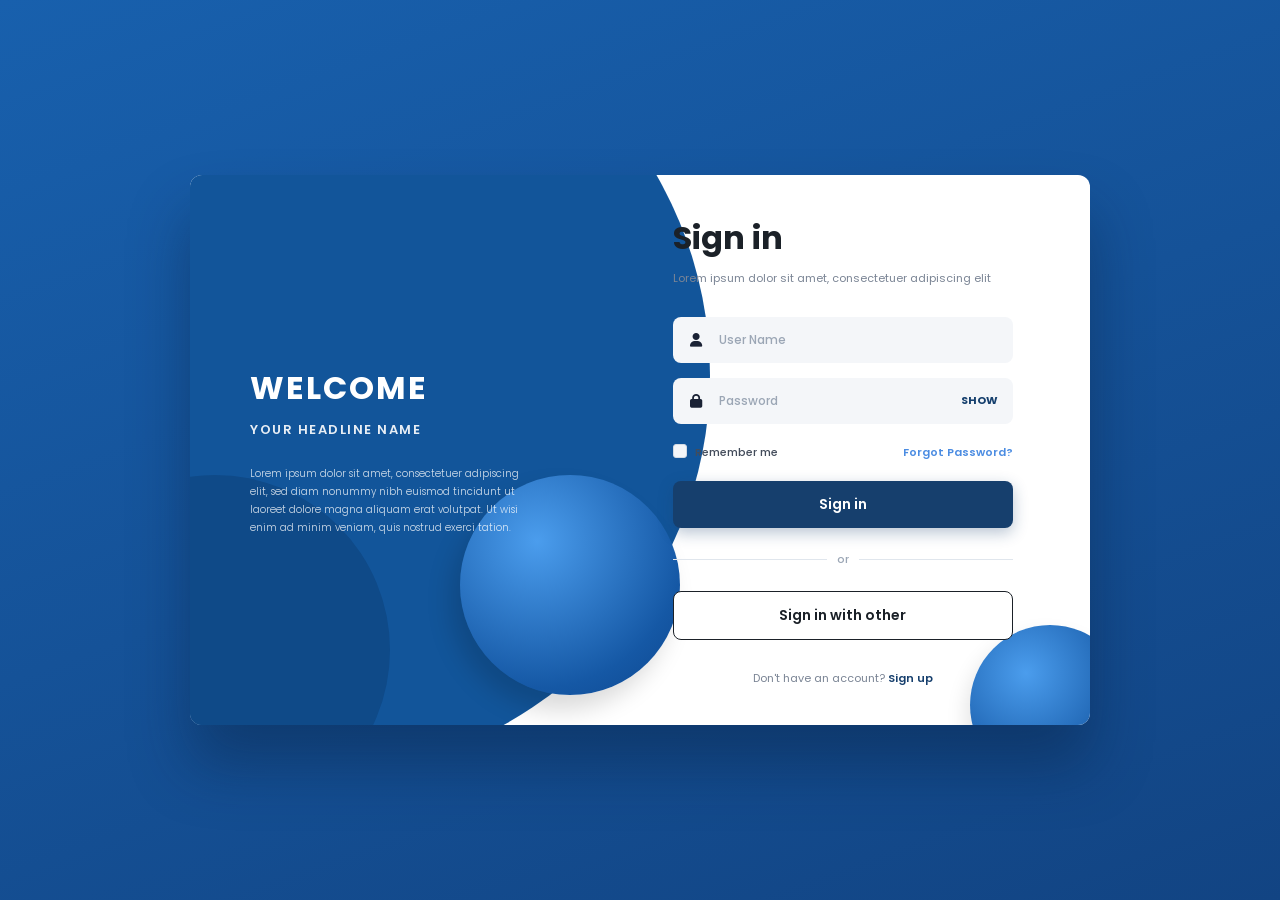
<file: login.html>
<!DOCTYPE html>
<html lang="en">

<head>
    <meta charset="UTF-8">
    <meta name="viewport" content="width=device-width, initial-scale=1.0">
    <title>Login - Custom System</title>
    <!-- Use Montserrat or Poppins to match the clean bold typography -->
    <link href="https://fonts.googleapis.com/css2?family=Poppins:wght@300;400;500;600;700;800&display=swap"
        rel="stylesheet">
    <!-- FontAwesome for icons -->
    <link rel="stylesheet" href="https://cdnjs.cloudflare.com/ajax/libs/font-awesome/6.4.0/css/all.min.css">
    <link rel="stylesheet" href="login.css">
</head>

<body>

    <div class="login-wrapper">
        <div class="login-container">
            <!-- Decorative Blue Circles -->
            <div class="shape shape-large-top"></div>
            <div class="shape shape-bottom-left"></div>
            <div class="shape shape-sphere-mid"></div>
            <div class="shape shape-sphere-bottom-right"></div>

            <!-- Left Side Data -->
            <div class="login-left">
                <div class="welcome-block">
                    <h1>WELCOME</h1>
                    <h3>YOUR HEADLINE NAME</h3>
                    <p>Lorem ipsum dolor sit amet, consectetuer adipiscing elit, sed diam nonummy nibh euismod tincidunt
                        ut laoreet dolore magna aliquam erat volutpat. Ut wisi enim ad minim veniam, quis nostrud exerci
                        tation.</p>
                </div>
            </div>

            <!-- Right Side Login Form -->
            <div class="login-right">
                <div class="form-container">
                    <h2 class="title">Sign in</h2>
                    <p class="subtitle">Lorem ipsum dolor sit amet, consectetuer adipiscing elit</p>

                    <form class="form">
                        <div class="input-group">
                            <i class="fa-solid fa-user input-icon"></i>
                            <input type="text" placeholder="User Name">
                        </div>

                        <div class="input-group">
                            <i class="fa-solid fa-lock input-icon"></i>
                            <input type="password" placeholder="Password" id="password">
                            <span class="show-text" id="togglePassword">SHOW</span>
                        </div>

                        <div class="form-actions">
                            <label class="remember-me">
                                <input type="checkbox">
                                <span class="checkmark"></span>
                                Remember me
                            </label>
                            <a href="#" class="forgot-link">Forgot Password?</a>
                        </div>

                        <button type="submit" class="btn btn-primary">Sign in</button>

                        <div class="divider">
                            <span>or</span>
                        </div>

                        <button type="button" class="btn btn-outline">Sign in with other</button>

                        <p class="signup-text">
                            Don't have an account? <a href="#">Sign up</a>
                        </p>
                    </form>
                </div>
            </div>
        </div>
    </div>

    <!-- Script to toggle password visibility -->
    <script>
        const togglePassword = document.querySelector('#togglePassword');
        const password = document.querySelector('#password');

        togglePassword.addEventListener('click', function (e) {
            const type = password.getAttribute('type') === 'password' ? 'text' : 'password';
            password.setAttribute('type', type);
            // toggle text
            this.textContent = type === 'password' ? 'SHOW' : 'HIDE';
        });
    </script>
</body>

</html>
</file>
<file: login.css>
@import url('https://fonts.googleapis.com/css2?family=Poppins:wght@300;400;500;600;700;800&display=swap');

* {
    margin: 0;
    padding: 0;
    box-sizing: border-box;
    font-family: 'Poppins', sans-serif;
}

body {
    background: linear-gradient(160deg, #1860ad 0%, #124483 100%);
    display: flex;
    justify-content: center;
    align-items: center;
    min-height: 100vh;
}

.login-wrapper {
    width: 100%;
    padding: 20px;
    display: flex;
    justify-content: center;
}

.login-container {
    width: 900px;
    height: 550px;
    background: #ffffff;
    border-radius: 12px;
    box-shadow: 0 40px 60px rgba(8, 30, 60, 0.4);
    position: relative;
    overflow: hidden;
    display: flex;
}

/* Base Decorative Shapes for the background of the card */
.shape {
    position: absolute;
    border-radius: 50%;
}

.shape-large-top {
    width: 800px;
    height: 800px;
    background: #12559a;
    /* Deep blue base */
    top: -200px;
    left: -280px;
    z-index: 1;
}

.shape-bottom-left {
    width: 350px;
    height: 350px;
    background: #0f4a88;
    bottom: -100px;
    left: -150px;
    z-index: 2;
}

.shape-sphere-mid {
    width: 220px;
    height: 220px;
    background: radial-gradient(circle at 35% 30%, #4b9ded 0%, #1558a5 70%, #0d468e 100%);
    bottom: 30px;
    left: 270px;
    z-index: 3;
    box-shadow: -10px 15px 25px rgba(0, 0, 0, 0.15);
}

.shape-sphere-bottom-right {
    width: 160px;
    height: 160px;
    background: radial-gradient(circle at 35% 30%, #4b9ded 0%, #1558a5 70%, #0d468e 100%);
    bottom: -60px;
    right: -40px;
    z-index: 10;
    box-shadow: -5px 10px 20px rgba(0, 0, 0, 0.1);
}

/* Left Content */
.login-left {
    width: 45%;
    position: relative;
    z-index: 10;
    display: flex;
    align-items: center;
    padding: 60px;
    pointer-events: none;
}

.welcome-block {
    max-width: 280px;
}

.welcome-block h1 {
    color: #ffffff;
    font-size: 32px;
    font-weight: 700;
    letter-spacing: 2px;
    margin-bottom: 8px;
    text-transform: uppercase;
}

.welcome-block h3 {
    color: #ffffff;
    font-size: 13px;
    font-weight: 600;
    letter-spacing: 1.5px;
    margin-bottom: 25px;
    text-transform: uppercase;
    opacity: 0.9;
}

.welcome-block p {
    color: #ffffff;
    font-size: 10px;
    line-height: 1.8;
    opacity: 0.8;
    font-weight: 300;
}

/* Right Content */
.login-right {
    width: 55%;
    position: relative;
    z-index: 10;
    display: flex;
    align-items: center;
    justify-content: center;
    padding: 40px;
}

.form-container {
    width: 100%;
    max-width: 340px;
}

.title {
    font-size: 32px;
    font-weight: 700;
    color: #1b2128;
    margin-bottom: 8px;
}

.subtitle {
    font-size: 11px;
    color: #7b8595;
    margin-bottom: 30px;
}

.form {
    display: flex;
    flex-direction: column;
    gap: 15px;
}

.input-group {
    position: relative;
    display: flex;
    align-items: center;
}

.input-group input {
    width: 100%;
    padding: 13px 45px 13px 45px;
    background: #f4f6f9;
    border: 1px solid transparent;
    border-radius: 8px;
    font-size: 12px;
    color: #333;
    outline: none;
    font-weight: 500;
    transition: all 0.3s ease;
}

.input-group input::placeholder {
    color: #9ba6b5;
    font-weight: 500;
    font-size: 12px;
}

.input-group input:focus {
    border-color: #12559a;
    background: #ffffff;
    box-shadow: 0 0 0 3px rgba(18, 85, 154, 0.1);
}

.input-icon {
    position: absolute;
    left: 17px;
    color: #1a2235;
    font-size: 14px;
    z-index: 2;
}

.show-text {
    position: absolute;
    right: 15px;
    color: #16406e;
    font-size: 11px;
    font-weight: 700;
    cursor: pointer;
    z-index: 2;
}

.form-actions {
    display: flex;
    justify-content: space-between;
    align-items: center;
    margin-top: 5px;
    margin-bottom: 5px;
}

.remember-me {
    display: flex;
    align-items: center;
    font-size: 11px;
    color: #434c5b;
    font-weight: 500;
    cursor: pointer;
    position: relative;
    padding-left: 22px;
}

.remember-me input {
    position: absolute;
    opacity: 0;
    cursor: pointer;
    height: 0;
    width: 0;
}

.checkmark {
    position: absolute;
    top: 0;
    left: 0;
    height: 14px;
    width: 14px;
    background-color: #f4f6f9;
    border: 1px solid #d4dbe4;
    border-radius: 3px;
    transition: all 0.2s ease;
}

.remember-me input:checked~.checkmark {
    background-color: #12559a;
    border-color: #12559a;
}

.checkmark:after {
    content: "";
    position: absolute;
    display: none;
    left: 4px;
    top: 1px;
    width: 3px;
    height: 7px;
    border: solid white;
    border-width: 0 2px 2px 0;
    transform: rotate(45deg);
}

.remember-me input:checked~.checkmark:after {
    display: block;
}

.forgot-link {
    font-size: 11px;
    color: #4b8ce2;
    text-decoration: none;
    font-weight: 600;
}

.forgot-link:hover {
    text-decoration: underline;
}

.btn {
    width: 100%;
    padding: 13px;
    border-radius: 8px;
    font-size: 14px;
    font-weight: 600;
    cursor: pointer;
    transition: all 0.3s ease;
    border: none;
}

.btn-primary {
    background: #163f6d;
    color: #ffffff;
    box-shadow: 0 5px 15px rgba(22, 63, 109, 0.3);
}

.btn-primary:hover {
    background: #0f2c4e;
    transform: translateY(-2px);
    box-shadow: 0 8px 20px rgba(22, 63, 109, 0.4);
}

.divider {
    display: flex;
    align-items: center;
    text-align: center;
    margin: 8px 0;
}

.divider::before,
.divider::after {
    content: '';
    flex: 1;
    border-bottom: 1px solid #e0e6ed;
}

.divider span {
    padding: 0 10px;
    color: #9ba6b5;
    font-size: 11px;
    font-weight: 500;
}

.btn-outline {
    background: #ffffff;
    color: #1b2128;
    border: 1.5px solid #1b2128;
}

.btn-outline:hover {
    background: #f4f6f9;
}

.signup-text {
    text-align: center;
    font-size: 11px;
    color: #7b8595;
    margin-top: 15px;
}

.signup-text a {
    color: #163f6d;
    text-decoration: none;
    font-weight: 600;
}

.signup-text a:hover {
    text-decoration: underline;
}
</file>
